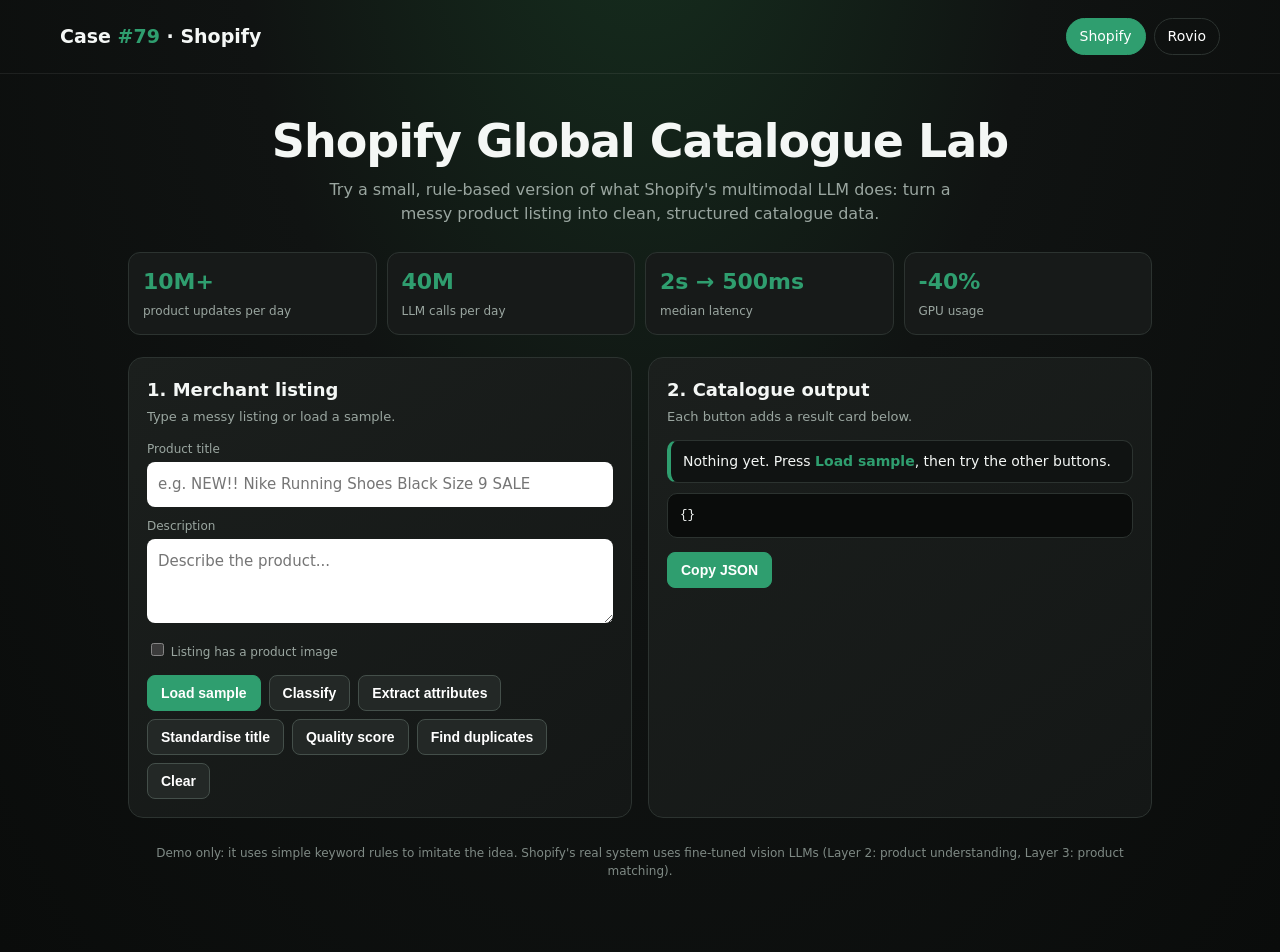
<file: index.html>
<!DOCTYPE html><html lang="en"><head><meta charset="UTF-8"><meta name="viewport" content="width=device-width,initial-scale=1">
<title>Shopify Global Catalogue Lab</title><link rel="stylesheet" href="style.css"></head>
<body>
<header><div class="brand">Case <span>#79</span> · Shopify</div><nav><a class="on" href="index.html">Shopify</a><a href="rovio.html">Rovio</a></nav></header>
<main>
<div class="hero"><h1>Shopify Global Catalogue Lab</h1><p>Try a small, rule-based version of what Shopify's multimodal LLM does: turn a messy product listing into clean, structured catalogue data.</p></div>
<div class="kpis"><div class="kpi"><b>10M+</b><span>product updates per day</span></div><div class="kpi"><b>40M</b><span>LLM calls per day</span></div><div class="kpi"><b>2s → 500ms</b><span>median latency</span></div><div class="kpi"><b>-40%</b><span>GPU usage</span></div></div>
<div class="grid">
<div class="panel"><h2>1. Merchant listing</h2><p class="sub">Type a messy listing or load a sample.</p>
<label>Product title</label><input type="text" id="title" placeholder="e.g. NEW!! Nike Running Shoes Black Size 9 SALE">
<label>Description</label><textarea id="desc" placeholder="Describe the product..."></textarea>
<label><input type="checkbox" id="img"> Listing has a product image</label>
<div class="btns"><button class="p" onclick="sample()">Load sample</button><button onclick="classify()">Classify</button><button onclick="attrs()">Extract attributes</button><button onclick="stdTitle()">Standardise title</button><button onclick="quality()">Quality score</button><button onclick="dups()">Find duplicates</button><button onclick="clr()">Clear</button></div></div>
<div class="panel"><h2>2. Catalogue output</h2><p class="sub">Each button adds a result card below.</p><div class="out" id="out"><div class="card" data-e="1">Nothing yet. Press <b>Load sample</b>, then try the other buttons.</div></div>
<pre id="json">{}</pre><div class="btns"><button class="p" onclick="copyJ()" id="cp">Copy JSON</button></div></div>
</div>
<p class="note">Demo only: it uses simple keyword rules to imitate the idea. Shopify's real system uses fine-tuned vision LLMs (Layer 2: product understanding, Layer 3: product matching).</p>
</main>
<script>
const $=id=>document.getElementById(id);let R={};
const TAX=[[/shoe|sneaker|boot|sandal/,'Apparel & Accessories > Shoes'],[/t-?shirt|shirt|hoodie|jacket|jeans|dress/,'Apparel & Accessories > Clothing'],[/phone|iphone|laptop|headphone|earbud|camera|tablet/,'Electronics'],[/mug|cup|bottle|lamp|sofa|pillow|candle/,'Home & Garden'],[/lipstick|cream|serum|shampoo|perfume/,'Health & Beauty'],[/ball|yoga|dumbbell|bike|racket/,'Sporting Goods']];
const COL=['black','white','red','blue','green','silver','gold','grey','gray','pink','yellow','brown'],MAT=['cotton','leather','steel','wool','plastic','glass','wood','silk','rubber'],BR=['nike','adidas','apple','samsung','sony','zara','puma','dell','hp'];
const NOISE=/\b(new|sale|hot|free shipping|best|offer|limited|!+)\b|!+/gi;
const CATALOG=[['Nike Running Shoes','Merchant A'],['Adidas Ultraboost Shoes','Merchant B'],['Running Shoes by Nike Black','Merchant C'],['Apple iPhone 16 Pro','Merchant D'],['Ceramic Coffee Mug','Merchant E']];
const txt=()=>($('title').value+' '+$('desc').value).toLowerCase();
function add(h){const o=$('out');if(o.firstChild&&o.firstChild.dataset&&o.firstChild.dataset.e)o.innerHTML='';const d=document.createElement('div');d.className='card';d.innerHTML=h;o.prepend(d);$('json').textContent=JSON.stringify(R,null,2)}
function need(){if(!$('title').value.trim()){alert('Please enter a title or press Load sample first.');return false}return true}
function sample(){$('title').value='NEW!! Nike Running Shoes Black Size 9 SALE';$('desc').value='Lightweight leather running shoes for men. Breathable, comfortable and durable for daily training. Free shipping. Ideal for road and trail.';$('img').checked=true;$('out').innerHTML='';R={};$('json').textContent='{}'}
function classify(){if(!need())return;const t=txt();const m=TAX.find(x=>x[0].test(t));R.category=m?m[1]:'Uncategorised (needs review)';add('<b>Category:</b> '+R.category)}
function attrs(){if(!need())return;const t=txt();const a={};const c=COL.filter(x=>t.includes(x));if(c.length)a.color=c;const s=t.match(/size\s?(\d+|xs|s|m|l|xl|xxl)\b|\b(\d+\s?(gb|tb|ml|oz|cm))\b/g);if(s)a.size_or_spec=s;const m=MAT.filter(x=>t.includes(x));if(m.length)a.material=m;const b=BR.find(x=>t.includes(x));if(b)a.brand=b[0].toUpperCase()+b.slice(1);R.attributes=a;add('<b>Attributes:</b> '+(Object.keys(a).length?Object.entries(a).map(([k,v])=>'<span class="chip">'+k+': '+[].concat(v).join(', ')+'</span>').join(''):'none found'))}
function stdTitle(){if(!need())return;let t=$('title').value.replace(NOISE,' ');COL.forEach(c=>t=t.replace(new RegExp('\\b'+c+'\\b','gi'),' '));t=t.replace(/\bsize\s?\w+\b/gi,' ').replace(/\s+/g,' ').trim();t=t.replace(/\w\S*/g,w=>w[0].toUpperCase()+w.slice(1).toLowerCase());R.standard_title=t;add('<b>Standard title:</b> '+t)}
function quality(){if(!need())return;const w=$('desc').value.trim().split(/\s+/).filter(Boolean).length;if(!R.category)classify();if(!R.attributes)attrs();let s=0;const n=[];(function(){if($('title').value.trim().split(/\s+/).length>=3)s+=20;else n.push('longer title');if(w>=20)s+=25;else n.push('description of 20+ words');if($('img').checked)s+=20;else n.push('product image');if(!R.category.startsWith('Uncat'))s+=15;else n.push('clear category');if(R.attributes.brand)s+=10;else n.push('brand');if(Object.keys(R.attributes).length>=2)s+=10;else n.push('2+ attributes')})();R.quality_score=s;add('<b>Quality score: '+s+'/100</b><div class="bar"><i style="width:'+s+'%"></i></div>'+(n.length?'Improve: '+n.join(', '):'Excellent listing!'))}
function dups(){if(!need())return;const tok=x=>new Set(x.toLowerCase().replace(NOISE,' ').split(/\W+/).filter(w=>w.length>1&&!COL.includes(w)&&!/^(size|by)$/.test(w)));const A=tok($('title').value);const res=CATALOG.map(([t,m])=>{const B=tok(t);const i=[...A].filter(x=>B.has(x)).length;const u=new Set([...A,...B]).size;return{t,m,s:Math.round(100*i/u)}}).sort((a,b)=>b.s-a.s);R.matches=res.slice(0,3).map(r=>({listing:r.t,merchant:r.m,similarity:r.s+'%'}));add('<b>Duplicate check</b><br>'+res.slice(0,3).map(r=>r.m+': '+r.t+' <span class="chip">'+r.s+'%'+(r.s>=50?' same product':'')+'</span>').join('<br>'))}
function copyJ(){navigator.clipboard.writeText($('json').textContent).then(()=>{$('cp').textContent='Copied!';setTimeout(()=>$('cp').textContent='Copy JSON',1200)}).catch(()=>alert('Select the JSON and copy it manually.'))}
function clr(){$('title').value='';$('desc').value='';$('img').checked=false;R={};$('json').textContent='{}';$('out').innerHTML='<div class="card" data-e="1">Cleared. Press <b>Load sample</b> to start again.</div>'}
</script></body></html>
</file>
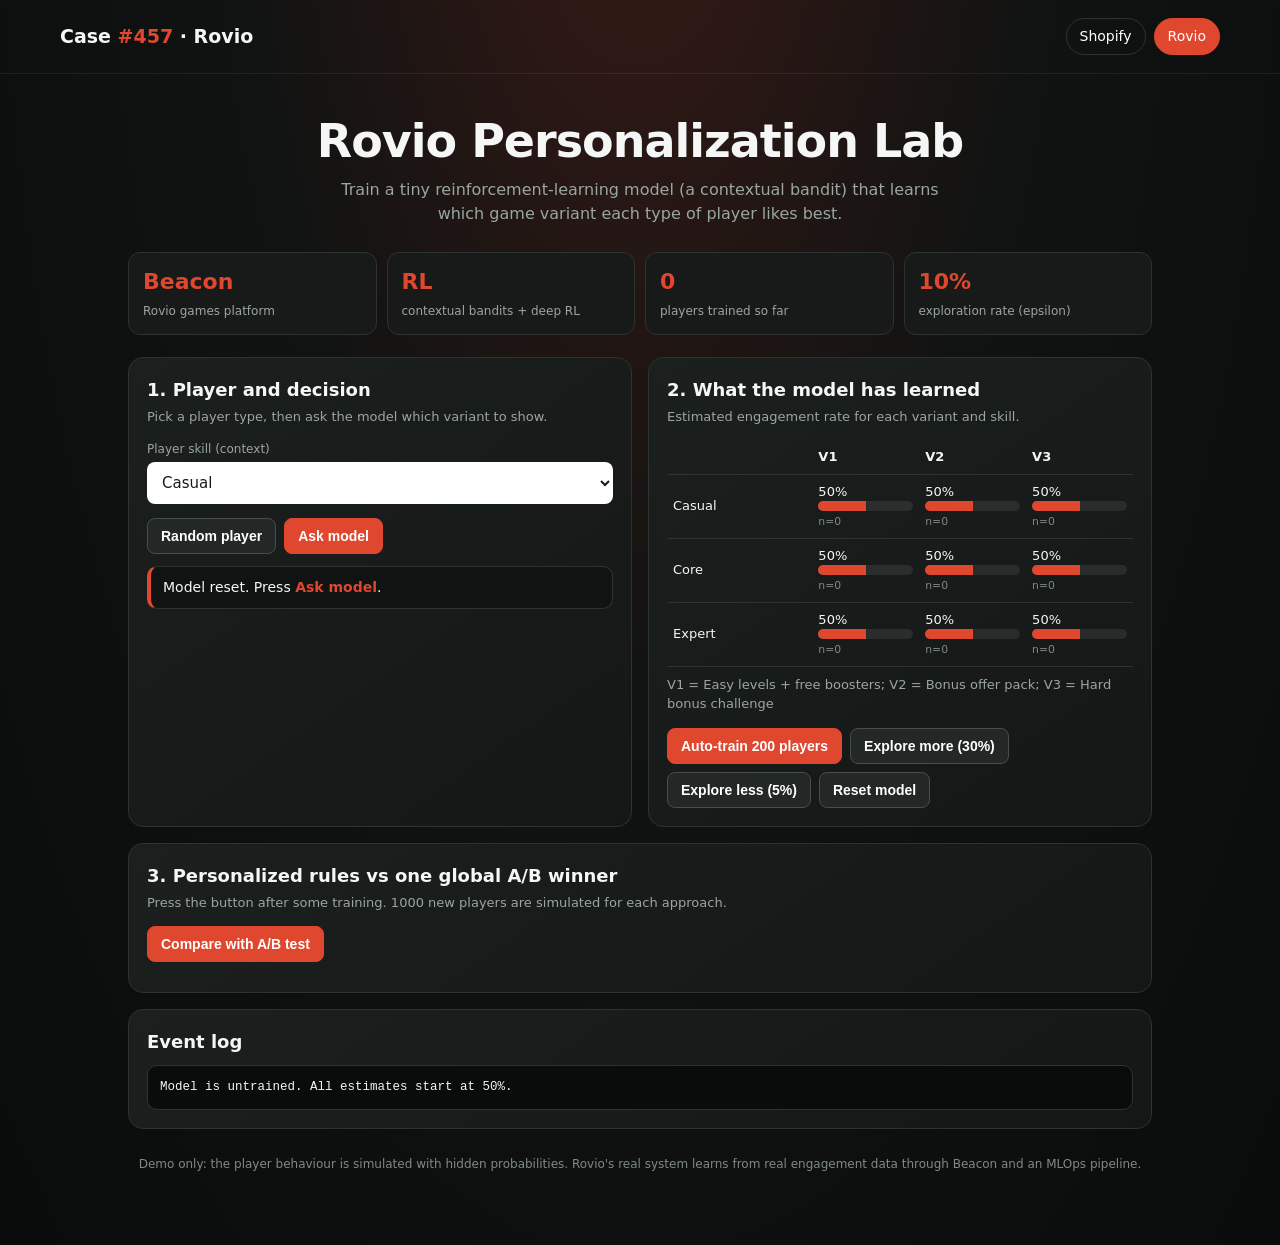
<file: rovio.html>
<!DOCTYPE html><html lang="en"><head><meta charset="UTF-8"><meta name="viewport" content="width=device-width,initial-scale=1">
<title>Rovio Personalization Lab</title><link rel="stylesheet" href="style.css"></head>
<body style="--acc:#e0472f;--acc2:#b83522;--glow:#3a1a16">
<header><div class="brand">Case <span>#457</span> · Rovio</div><nav><a href="index.html">Shopify</a><a class="on" href="rovio.html">Rovio</a></nav></header>
<main>
<div class="hero"><h1>Rovio Personalization Lab</h1><p>Train a tiny reinforcement-learning model (a contextual bandit) that learns which game variant each type of player likes best.</p></div>
<div class="kpis"><div class="kpi"><b>Beacon</b><span>Rovio games platform</span></div><div class="kpi"><b>RL</b><span>contextual bandits + deep RL</span></div><div class="kpi"><b id="kn">0</b><span>players trained so far</span></div><div class="kpi"><b id="ke">10%</b><span>exploration rate (epsilon)</span></div></div>
<div class="grid">
<div class="panel"><h2>1. Player and decision</h2><p class="sub">Pick a player type, then ask the model which variant to show.</p>
<label>Player skill (context)</label><select id="skill"><option value="0">Casual</option><option value="1">Core</option><option value="2">Expert</option></select>
<div class="btns"><button onclick="randPlayer()">Random player</button><button class="p" onclick="ask()">Ask model</button></div>
<div class="out" id="dec" style="margin-top:12px"><div class="card">No decision yet. Press <b>Ask model</b>.</div></div>
<div class="btns" id="fb" style="display:none"><button class="p" onclick="feed(1)">👍 Player engaged</button><button onclick="feed(0)">👎 Player quit</button></div></div>
<div class="panel"><h2>2. What the model has learned</h2><p class="sub">Estimated engagement rate for each variant and skill.</p><div id="qt"></div>
<div class="btns"><button class="p" onclick="auto()">Auto-train 200 players</button><button onclick="setEps(0.3)">Explore more (30%)</button><button onclick="setEps(0.05)">Explore less (5%)</button><button onclick="reset()">Reset model</button></div></div>
<div class="panel full"><h2>3. Personalized rules vs one global A/B winner</h2><p class="sub">Press the button after some training. 1000 new players are simulated for each approach.</p>
<div class="btns" style="margin:0 0 12px"><button class="p" onclick="cmp()">Compare with A/B test</button></div><div id="cmp" class="out"></div></div>
<div class="panel full"><h2>Event log</h2><pre id="log">Model is untrained. All estimates start at 50%.</pre></div>
</div>
<p class="note">Demo only: the player behaviour is simulated with hidden probabilities. Rovio's real system learns from real engagement data through Beacon and an MLOps pipeline.</p>
</main>
<script>
const $=id=>document.getElementById(id);
const SK=['Casual','Core','Expert'],VA=['Easy levels + free boosters','Bonus offer pack','Hard bonus challenge'];
const TRUE=[[.70,.45,.20],[.50,.60,.45],[.30,.40,.75]];
let Q,N,eps=.1,trained=0,cur=null;
function reset(){Q=SK.map(()=>[.5,.5,.5]);N=SK.map(()=>[0,0,0]);trained=0;cur=null;$('fb').style.display='none';$('dec').innerHTML='<div class="card">Model reset. Press <b>Ask model</b>.</div>';$('cmp').innerHTML='';$('log').textContent='Model is untrained. All estimates start at 50%.';draw()}
function pick(s,explore=true){if(explore&&Math.random()<eps){return{v:Math.floor(Math.random()*3),mode:'explore'}}let b=0;for(let v=1;v<3;v++)if(Q[s][v]>Q[s][b])b=v;return{v:b,mode:'exploit'}}
function upd(s,v,r){N[s][v]++;Q[s][v]+=(r-Q[s][v])/N[s][v]}
function log(t){$('log').textContent=t+'\n'+$('log').textContent.split('\n').slice(0,7).join('\n')}
function draw(){$('kn').textContent=trained;$('ke').textContent=Math.round(eps*100)+'%';
$('qt').innerHTML='<table><tr><th></th>'+VA.map((v,i)=>'<th>V'+(i+1)+'</th>').join('')+'</tr>'+SK.map((s,i)=>'<tr><td>'+s+'</td>'+Q[i].map((q,j)=>'<td>'+Math.round(q*100)+'%<div class="bar"><i style="width:'+q*100+'%"></i></div><small style="color:#7f8a85">n='+N[i][j]+'</small></td>').join('')+'</tr>').join('')+'</table><p class="sub" style="margin-top:8px">V1 = '+VA[0]+'; V2 = '+VA[1]+'; V3 = '+VA[2]+'</p>'}
function randPlayer(){$('skill').value=Math.floor(Math.random()*3);log('New random player: '+SK[$('skill').value]);ask()}
function ask(){const s=+$('skill').value;const p=pick(s);cur={s,v:p.v};$('dec').innerHTML='<div class="card"><b>'+SK[s]+' player</b> gets <b>V'+(p.v+1)+': '+VA[p.v]+'</b><br><span class="chip">'+p.mode+'</span></div>';$('fb').style.display='flex';log('Asked model for a '+SK[s]+' player -> V'+(p.v+1)+' ('+p.mode+')')}
function feed(r){if(!cur)return;upd(cur.s,cur.v,r);trained++;log('Feedback: '+(r?'engaged':'quit')+' -> updated '+SK[cur.s]+' / V'+(cur.v+1));cur=null;$('fb').style.display='none';$('dec').innerHTML='<div class="card">Model updated. Ask again to see it improve.</div>';draw()}
function auto(){for(let i=0;i<200;i++){const s=Math.floor(Math.random()*3);const p=pick(s);upd(s,p.v,Math.random()<TRUE[s][p.v]?1:0);trained++}log('Auto-trained 200 simulated players');draw()}
function setEps(e){eps=e;log('Exploration rate set to '+Math.round(e*100)+'%');draw()}
function cmp(){if(trained<30){alert('Train the model first (try Auto-train 200 players).');return}
const avg=[0,1,2].map(v=>(TRUE[0][v]+TRUE[1][v]+TRUE[2][v])/3);const g=avg.indexOf(Math.max(...avg));let a=0,b=0;const T=1000;for(let i=0;i<T;i++){const s=Math.floor(Math.random()*3);if(Math.random()<TRUE[s][g])a++;if(Math.random()<TRUE[s][pick(s,false).v])b++}
const pa=Math.round(a/T*100),pb=Math.round(b/T*100);
$('cmp').innerHTML='<div class="card"><b>A/B test winner:</b> V'+(g+1)+' shown to everyone, '+pa+'% engaged<div class="bar"><i style="width:'+pa+'%;background:#9aa6a0"></i></div></div><div class="card"><b>Personalized rules:</b> best variant per skill, '+pb+'% engaged<div class="bar"><i style="width:'+pb+'%"></i></div></div><div class="card">'+(pb>pa?'Personalization gained +'+(pb-pa)+' points of engagement.':'Train more so the model can find the best variants.')+'</div>';log('Compared A/B ('+pa+'%) vs personalized ('+pb+'%)')}
reset();
</script></body></html>
</file>
<file: style.css>
:root{color-scheme:dark;--bg:#0c0e0d;--panel:#171a19;--line:#2c3330;--muted:#9aa6a0;--acc:#2f9e6f;--acc2:#1f6f4d}
*{box-sizing:border-box}
body{margin:0;background:radial-gradient(ellipse at 50% -20%,var(--glow,#16301f) 0%,#101312 45%,#0a0c0b 100%);color:#f4f7f5;font:16px/1.5 system-ui,-apple-system,Segoe UI,Roboto,Arial,sans-serif;min-height:100vh}
header{display:flex;justify-content:space-between;align-items:center;gap:10px;padding:18px clamp(16px,5vw,60px);border-bottom:1px solid #ffffff12;flex-wrap:wrap}
.brand{font-weight:800;font-size:19px}.brand span{color:var(--acc)}
nav{display:flex;gap:8px}nav a{color:#fff;text-decoration:none;font-size:14px;padding:7px 13px;border:1px solid var(--line);border-radius:99px}
nav a.on,nav a:hover{background:var(--acc);border-color:var(--acc)}
main{max-width:1060px;margin:0 auto;padding:36px 18px 60px}
.hero{text-align:center;margin-bottom:26px}.hero h1{font-size:clamp(28px,5vw,46px);line-height:1.12;margin:6px 0 10px;letter-spacing:-1px}.hero p{color:var(--muted);max-width:640px;margin:0 auto}
.kpis{display:grid;grid-template-columns:repeat(auto-fit,minmax(150px,1fr));gap:10px;margin:22px 0}
.kpi{background:var(--panel);border:1px solid var(--line);border-radius:12px;padding:12px 14px}.kpi b{display:block;font-size:22px;color:var(--acc)}.kpi span{font-size:12px;color:var(--muted)}
.grid{display:grid;grid-template-columns:1fr 1fr;gap:16px}@media(max-width:760px){.grid{grid-template-columns:1fr}}
.panel{background:linear-gradient(145deg,#1b1f1d,#141716);border:1px solid var(--line);border-radius:15px;padding:18px}
.panel h2{font-size:18px;margin:0 0 4px}.sub{color:var(--muted);font-size:13px;margin:0 0 14px}
label{display:block;font-size:12px;color:var(--muted);margin:10px 0 4px}
input[type=text],textarea,select{width:100%;background:#fff;color:#161a18;border:0;border-radius:8px;padding:11px;font:inherit;font-size:15px}
textarea{min-height:84px;resize:vertical}
.btns{display:flex;flex-wrap:wrap;gap:8px;margin-top:14px}
button{border:1px solid #444f4a;background:#232826;color:#fff;border-radius:8px;padding:9px 13px;font-size:14px;font-weight:600;cursor:pointer}
button:hover{border-color:var(--acc)}button.p{background:var(--acc);border-color:var(--acc)}button.p:hover{background:var(--acc2)}
.out{display:grid;gap:8px;margin-top:4px}
.card{background:#101312;border:1px solid var(--line);border-left:4px solid var(--acc);border-radius:10px;padding:10px 12px;font-size:14px}.card b{color:var(--acc)}
.chip{display:inline-block;background:#ffffff14;border-radius:99px;padding:2px 10px;margin:2px 4px 2px 0;font-size:13px}
pre{background:#0a0c0b;border:1px solid var(--line);border-radius:10px;padding:12px;font-size:12.5px;overflow:auto;max-height:230px;margin:10px 0 0;white-space:pre-wrap}
.bar{height:10px;background:#ffffff14;border-radius:6px;overflow:hidden}.bar i{display:block;height:100%;background:var(--acc)}
.note{text-align:center;color:#7f8a85;font-size:12px;margin-top:26px}
.full{grid-column:1/-1}
table{width:100%;border-collapse:collapse;font-size:13px}td,th{padding:7px 6px;border-bottom:1px solid var(--line);text-align:left}
</file>
